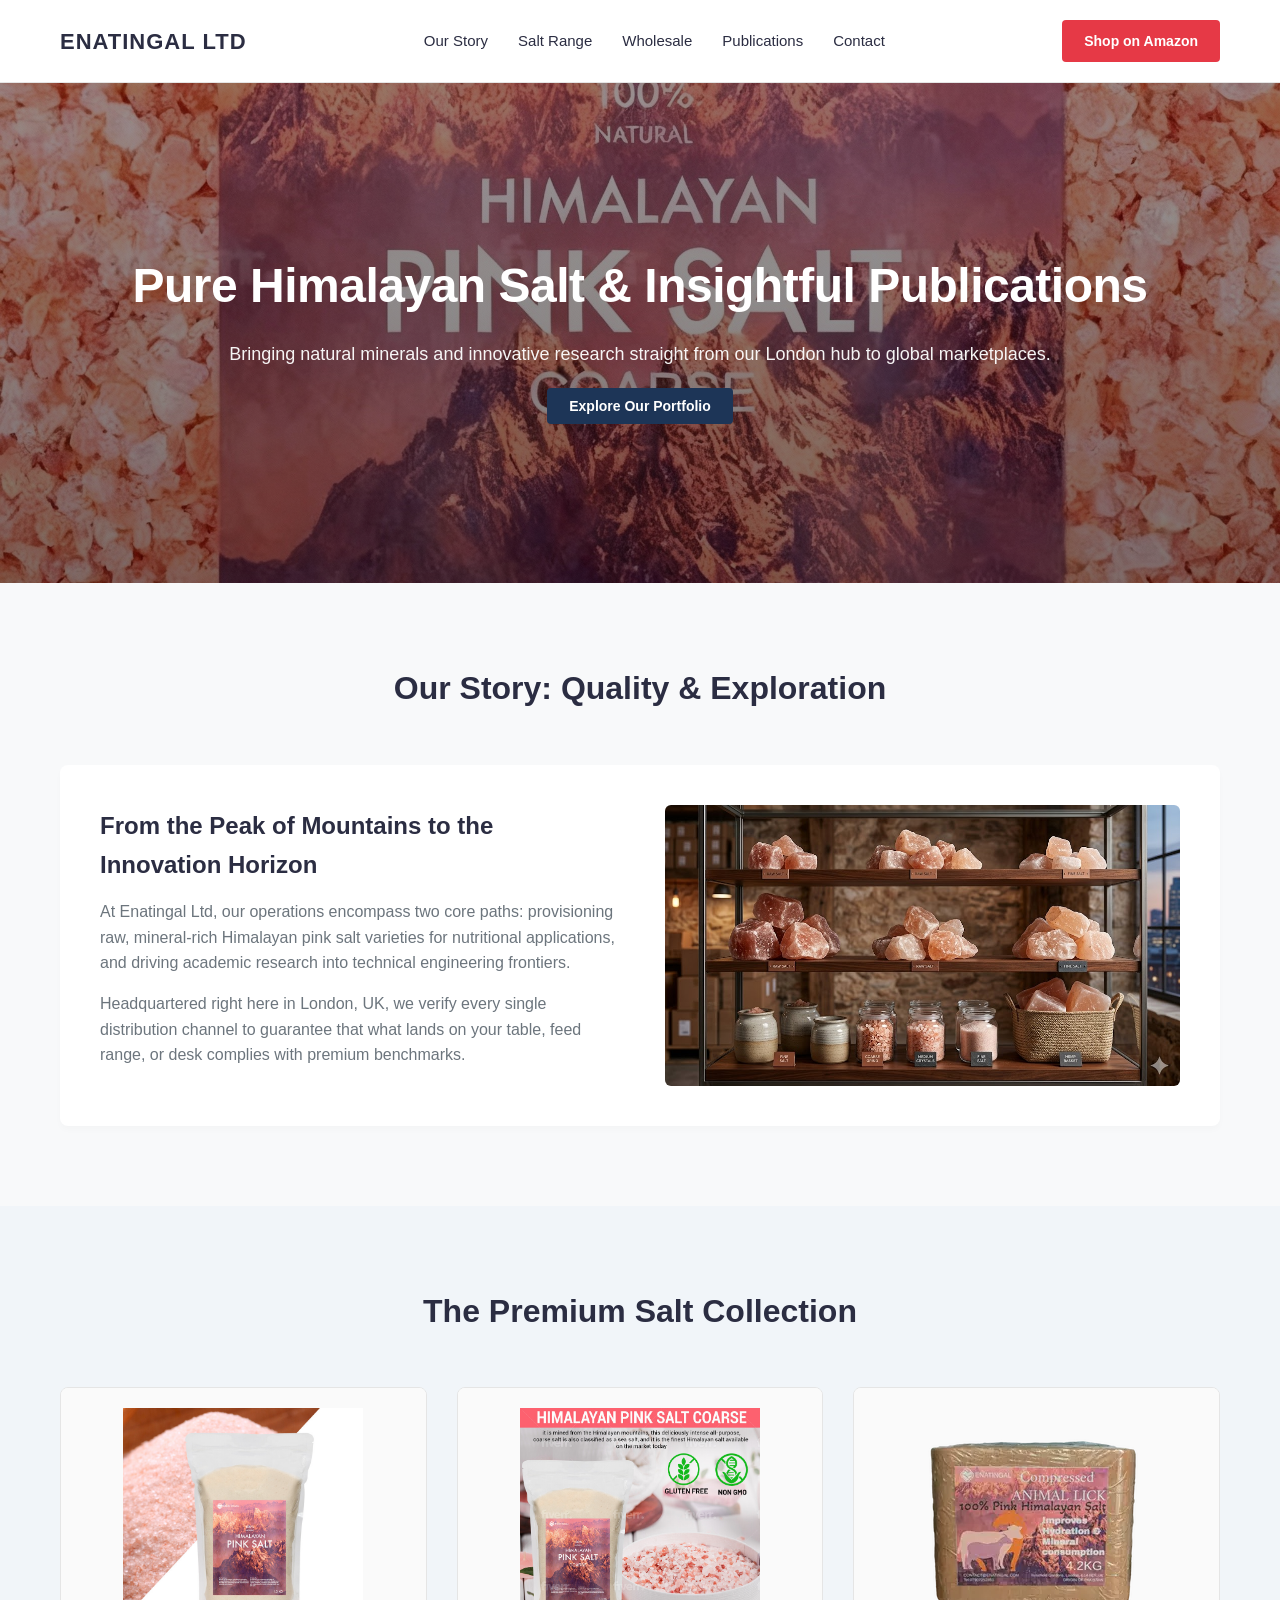
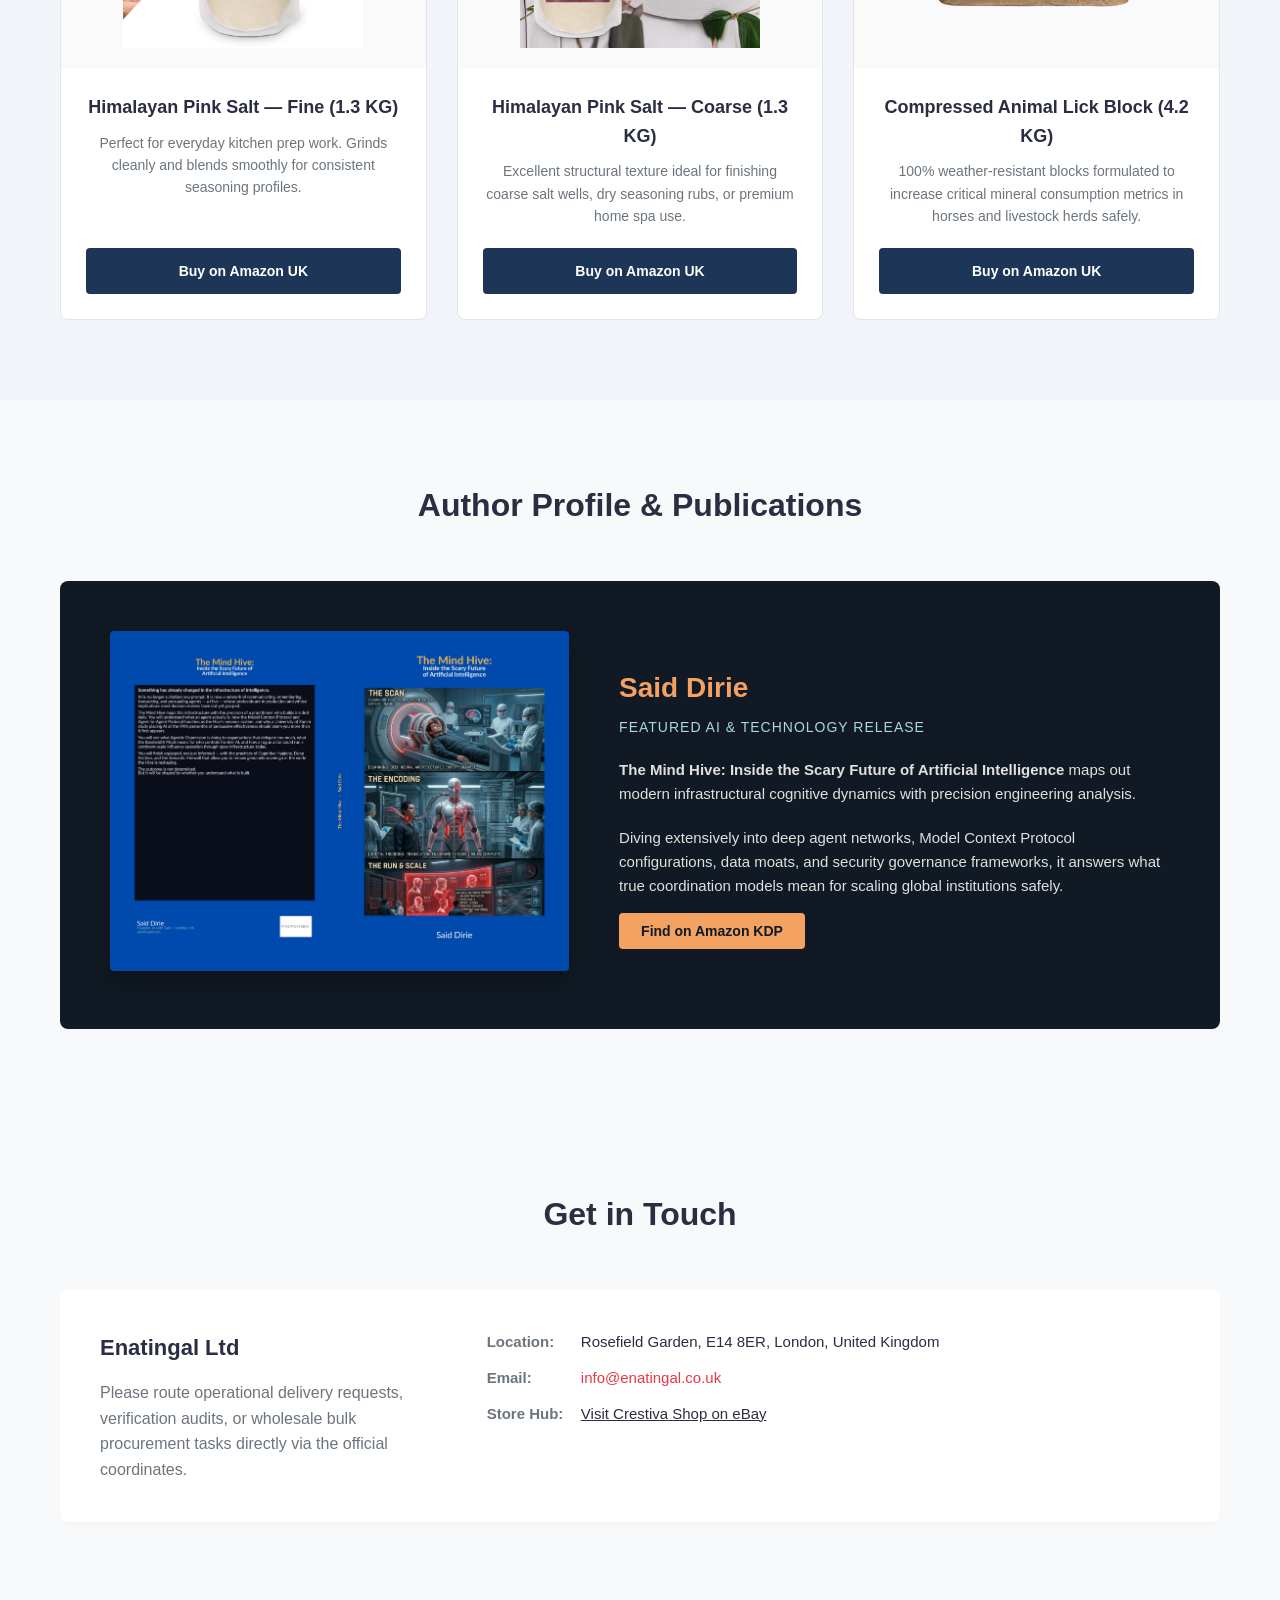
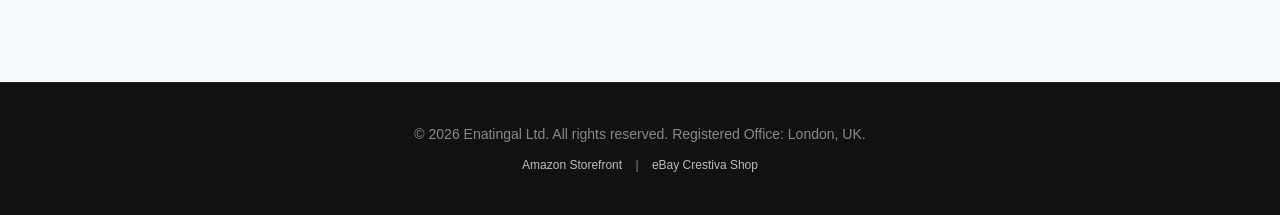
<file: index.html>
<!DOCTYPE html>
<html lang="en">
<head>
    <meta charset="UTF-8">
    <meta name="viewport" content="width=device-width, initial-scale=1.0">
    <title>Enatingal Ltd | Premium Goods Portfolio</title>
    <script async src="https://pagead2.googlesyndication.com/pagead/js/adsbygoogle.js?client=ca-pub-2641787592817799"
     crossorigin="anonymous"></script>
    <style>
        /* Modern Minimalist Reset & Variables */
        :root {
            --primary-coral: #E63946;
            --dark-charcoal: #1D3557;
            --light-bg: #F8F9FA;
            --pure-white: #FFFFFF;
            --text-dark: #2B2D42;
            --text-muted: #6C757D;
        }

        * {
            box-sizing: border-box;
            margin: 0;
            padding: 0;
            font-family: -apple-system, BlinkMacSystemFont, "Segoe UI", Roboto, Arial, sans-serif;
        }

        body {
            background-color: var(--light-bg);
            color: var(--text-dark);
            line-height: 1.6;
        }

        /* Navigation Header */
        header {
            background: var(--pure-white);
            border-bottom: 1px solid #E5E5E5;
            position: sticky;
            top: 0;
            z-index: 1000;
        }

        .nav-container {
            max-width: 1200px;
            margin: 0 auto;
            display: flex;
            justify-content: space-between;
            align-items: center;
            padding: 20px;
        }

        .logo a {
            font-weight: 700;
            font-size: 22px;
            color: var(--text-dark);
            text-decoration: none;
            text-transform: uppercase;
            letter-spacing: 1px;
        }

        nav ul {
            display: flex;
            list-style: none;
            gap: 30px;
        }

        nav ul li a {
            text-decoration: none;
            color: var(--text-dark);
            font-weight: 500;
            font-size: 15px;
            transition: color 0.2s ease;
        }

        nav ul li a:hover {
            color: var(--primary-coral);
        }

        .cta-btn {
            background-color: var(--primary-coral);
            color: var(--pure-white);
            padding: 10px 22px;
            border-radius: 4px;
            text-decoration: none;
            font-weight: 600;
            font-size: 14px;
            transition: background 0.2s ease;
        }

        .cta-btn:hover {
            background-color: #D62837;
        }

        /* Hero Section */
        .hero {
            background: linear-gradient(rgba(0,0,0,0.4), rgba(0,0,0,0.5)), url('assets/images/coarse-salt-label.jpg') no-repeat center center/cover;
            height: 500px;
            display: flex;
            align-items: center;
            justify-content: center;
            text-align: center;
            color: var(--pure-white);
            padding: 20px;
        }

        .hero-content max-width {
            max-width: 800px;
        }

        .hero h1 {
            font-size: 48px;
            font-weight: 700;
            margin-bottom: 15px;
            letter-spacing: -0.5px;
        }

        .hero p {
            font-size: 18px;
            margin-bottom: 25px;
            opacity: 0.95;
        }

        /* Global Sections Layout */
        section {
            padding: 80px 20px;
            max-width: 1200px;
            margin: 0 auto;
        }

        .section-title {
            text-align: center;
            font-size: 32px;
            font-weight: 700;
            margin-bottom: 50px;
            position: relative;
        }

        /* About & Story Layout split split */
        .story-block {
            display: grid;
            grid-template-columns: 1fr 1fr;
            gap: 50px;
            align-items: center;
            background: var(--pure-white);
            padding: 40px;
            border-radius: 8px;
            box-shadow: 0 4px 6px rgba(0,0,0,0.02);
        }

        .story-text h3 {
            font-size: 24px;
            margin-bottom: 15px;
        }

        .story-text p {
            color: var(--text-muted);
            margin-bottom: 15px;
        }

        .story-img img {
            width: 100%;
            border-radius: 6px;
            display: block;
        }

        /* Product Showcase Layout */
        .product-grid {
            display: grid;
            grid-template-columns: repeat(auto-fit, minmax(320px, 1fr));
            gap: 30px;
        }

        .product-card {
            background: var(--pure-white);
            border: 1px solid #E5E5E5;
            border-radius: 8px;
            overflow: hidden;
            display: flex;
            flex-direction: column;
            justify-content: space-between;
            transition: transform 0.2s ease, box-shadow 0.2s ease;
        }

        .product-card:hover {
            transform: translateY(-5px);
            box-shadow: 0 10px 20px rgba(0,0,0,0.05);
        }

        .product-img-wrapper {
            background: #FAFAFA;
            padding: 20px;
            text-align: center;
            height: 280px;
            display: flex;
            align-items: center;
            justify-content: center;
        }

        .product-img-wrapper img {
            max-height: 100%;
            max-width: 100%;
            object-fit: contain;
        }

        .product-info {
            padding: 25px;
            text-align: center;
            flex-grow: 1;
            display: flex;
            flex-direction: column;
            justify-content: space-between;
        }

        .product-title {
            font-size: 18px;
            font-weight: 600;
            margin-bottom: 10px;
        }

        .product-desc {
            font-size: 14px;
            color: var(--text-muted);
            margin-bottom: 20px;
        }

        .marketplace-btn {
            display: inline-block;
            background: var(--dark-charcoal);
            color: var(--pure-white);
            padding: 12px 20px;
            border-radius: 4px;
            text-decoration: none;
            font-weight: 600;
            font-size: 14px;
            transition: opacity 0.2s ease;
        }

        .marketplace-btn:hover {
            opacity: 0.9;
        }

        /* Author and KDP Profile Section Layout */
        .author-section {
            background: #111A24;
            color: var(--pure-white);
            border-radius: 8px;
            padding: 50px;
            margin-top: 40px;
        }

        .author-grid {
            display: grid;
            grid-template-columns: 1fr 1.2fr;
            gap: 50px;
            align-items: center;
        }

        .author-grid img {
            width: 100%;
            border-radius: 4px;
            box-shadow: 0 12px 24px rgba(0,0,0,0.3);
        }

        .author-text h3 {
            font-size: 28px;
            margin-bottom: 5px;
            color: #F4A261;
        }

        .author-subtitle {
            font-size: 14px;
            color: #A8DADC;
            text-transform: uppercase;
            letter-spacing: 1px;
            margin-bottom: 20px;
        }

        .author-text p {
            color: #E0E1DD;
            font-size: 15px;
            margin-bottom: 20px;
        }

        /* Contact Details Grid Layout */
        .contact-grid {
            display: grid;
            grid-template-columns: 1fr 2fr;
            gap: 40px;
            background: var(--pure-white);
            padding: 40px;
            border-radius: 8px;
            box-shadow: 0 4px 6px rgba(0,0,0,0.02);
        }

        .contact-info h3 {
            font-size: 22px;
            margin-bottom: 15px;
        }

        .contact-details-list {
            list-style: none;
        }

        .contact-details-list li {
            margin-bottom: 12px;
            font-size: 15px;
        }

        .contact-details-list strong {
            display: inline-block;
            width: 90px;
            color: var(--text-muted);
        }

        /* Footer Copyright Block Layout */
        footer {
            background: #111111;
            color: #888888;
            padding: 40px 20px;
            text-align: center;
            font-size: 14px;
            border-top: 1px solid #222222;
            margin-top: 80px;
        }

        footer a {
            color: #BBBBBB;
            text-decoration: none;
            margin: 0 10px;
        }

        footer a:hover {
            color: var(--pure-white);
        }

        @media (max-width: 768px) {
            .story-block, .author-grid, .contact-grid {
                grid-template-columns: 1fr;
            }
            .nav-container {
                flex-direction: column;
                gap: 15px;
            }
            .hero h1 {
                font-size: 32px;
            }
        }
    </style>
</head>
<body>

    <header>
        <div class="nav-container">
            <div class="logo">
                <a href="#">Enatingal Ltd</a>
            </div>
            <nav>
                <ul>
                    <li><a href="#story">Our Story</a></li>
                    <li><a href="#products">Salt Range</a></li>
                    <li><a href="/wholesale.html">Wholesale</a></li>
                    <li><a href="#books">Publications</a></li>
                    <li><a href="#contact">Contact</a></li>
                </ul>
            </nav>
            <a href="https://www.amazon.co.uk/Himalayan-Pink-Salt-Fine-Essential/dp/B0F9LJPX19" target="_blank" class="cta-btn">Shop on Amazon</a>
        </div>
    </header>

    <main>
        <div class="hero">
            <div class="hero-content">
                <h1>Pure Himalayan Salt & Insightful Publications</h1>
                <p>Bringing natural minerals and innovative research straight from our London hub to global marketplaces.</p>
                <a href="#products" class="cta-btn" style="background: var(--dark-charcoal);">Explore Our Portfolio</a>
            </div>
        </div>

        <section id="story">
            <h2 class="section-title">Our Story: Quality & Exploration</h2>
            <div class="story-block">
                <div class="story-text">
                    <h3>From the Peak of Mountains to the Innovation Horizon</h3>
                    <p>At Enatingal Ltd, our operations encompass two core paths: provisioning raw, mineral-rich Himalayan pink salt varieties for nutritional applications, and driving academic research into technical engineering frontiers.</p>
                    <p>Headquartered right here in London, UK, we verify every single distribution channel to guarantee that what lands on your table, feed range, or desk complies with premium benchmarks.</p>
                </div>
                <div class="story-img">
                    <img src="assets/images/showcase.jpg" alt="Natural Himalayan Salt Crystals Distribution Showcase">
                </div>
            </div>
        </section>

        <section id="products" style="background-color: #F1F5F9; max-width: 100%;">
            <div style="max-width: 1200px; margin: 0 auto; padding: 0 20px;">
                <h2 class="section-title">The Premium Salt Collection</h2>
                <div class="product-grid">
                    
                    <div class="product-card">
                        <div class="product-img-wrapper">
                            <img src="assets/images/fine-salt.jpg" alt="Himalayan Pink Salt Fine 1.3 KG Bag">
                        </div>
                        <div class="product-info">
                            <div>
                                <h3 class="product-title">Himalayan Pink Salt — Fine (1.3 KG)</h3>
                                <p class="product-desc">Perfect for everyday kitchen prep work. Grinds cleanly and blends smoothly for consistent seasoning profiles.</p>
                            </div>
                            <a href="https://www.amazon.co.uk/Himalayan-Pink-Salt-Fine-Essential/dp/B0F9LJPX19" target="_blank" class="marketplace-btn">Buy on Amazon UK</a>
                        </div>
                    </div>

                    <div class="product-card">
                        <div class="product-img-wrapper">
                            <img src="assets/images/coarse-salt.jpg" alt="Himalayan Pink Salt Coarse 1.3 KG Bag">
                        </div>
                        <div class="product-info">
                            <div>
                                <h3 class="product-title">Himalayan Pink Salt — Coarse (1.3 KG)</h3>
                                <p class="product-desc">Excellent structural texture ideal for finishing coarse salt wells, dry seasoning rubs, or premium home spa use.</p>
                            </div>
                            <a href="https://www.amazon.co.uk/Himalayan-Pink-Salt-Fine-Essential/dp/B0F9LJPX19" target="_blank" class="marketplace-btn">Buy on Amazon UK</a>
                        </div>
                    </div>

                    <div class="product-card">
                        <div class="product-img-wrapper">
                            <img src="assets/images/animal-lick.png" alt="Compressed 100% Pink Himalayan Animal Lick Block 4.2 KG">
                        </div>
                        <div class="product-info">
                            <div>
                                <h3 class="product-title">Compressed Animal Lick Block (4.2 KG)</h3>
                                <p class="product-desc">100% weather-resistant blocks formulated to increase critical mineral consumption metrics in horses and livestock herds safely.</p>
                            </div>
                            <a href="https://www.amazon.co.uk/Himalayan-Pink-Animals-Compressed-Block/dp/B0DF86JBQH" target="_blank" class="marketplace-btn">Buy on Amazon UK</a>
                        </div>
                    </div>

                </div>
            </div>
        </section>

        <section id="books">
            <h2 class="section-title">Author Profile & Publications</h2>
            <div class="author-section">
                <div class="author-grid">
                    <div class="author-cover-art">
                        <img src="assets/images/mind-hive-cover.jpg" alt="The Mind Hive Full KDP Book Cover Presentation">
                    </div>
                    <div class="author-text">
                        <h3>Said Dirie</h3>
                        <div class="author-subtitle">Featured AI & Technology Release</div>
                        <p><strong>The Mind Hive: Inside the Scary Future of Artificial Intelligence</strong> maps out modern infrastructural cognitive dynamics with precision engineering analysis.</p>
                        <p>Diving extensively into deep agent networks, Model Context Protocol configurations, data moats, and security governance frameworks, it answers what true coordination models mean for scaling global institutions safely.</p>
                        <a href="https://www.amazon.co.uk" target="_blank" class="cta-btn" style="background-color: #F4A261; color: #111A24;">Find on Amazon KDP</a>
                    </div>
                </div>
            </div>
        </section>

        <section id="contact">
            <h2 class="section-title">Get in Touch</h2>
            <div class="contact-grid">
                <div class="contact-info">
                    <h3>Enatingal Ltd</h3>
                    <p style="color: var(--text-muted);">Please route operational delivery requests, verification audits, or wholesale bulk procurement tasks directly via the official coordinates.</p>
                </div>
                <div>
                    <ul class="contact-details-list">
                        <li><strong>Location:</strong> Rosefield Garden, E14 8ER, London, United Kingdom</li>
                        <li><strong>Email:</strong> <a href="mailto:info@enatingal.co.uk" style="color: var(--primary-coral); text-decoration: none;">info@enatingal.co.uk</a></li>
                        <li><strong>Store Hub:</strong> <a href="https://www.ebay.co.uk/str/enatingalltd" target="_blank" style="color: var(--text-dark); text-decoration: underline;">Visit Crestiva Shop on eBay</a></li>
                    </ul>
                </div>
            </div>
        </section>
    </main>

    <footer>
        <p>&copy; 2026 Enatingal Ltd. All rights reserved. Registered Office: London, UK.</p>
        <p style="margin-top: 10px; font-size: 12px;">
            <a href="https://www.amazon.co.uk/str/enatingalltd" target="_blank">Amazon Storefront</a> | 
            <a href="https://www.ebay.co.uk/str/enatingalltd" target="_blank">eBay Crestiva Shop</a>
        </p>
    </footer>

</body>
</html>
</file>
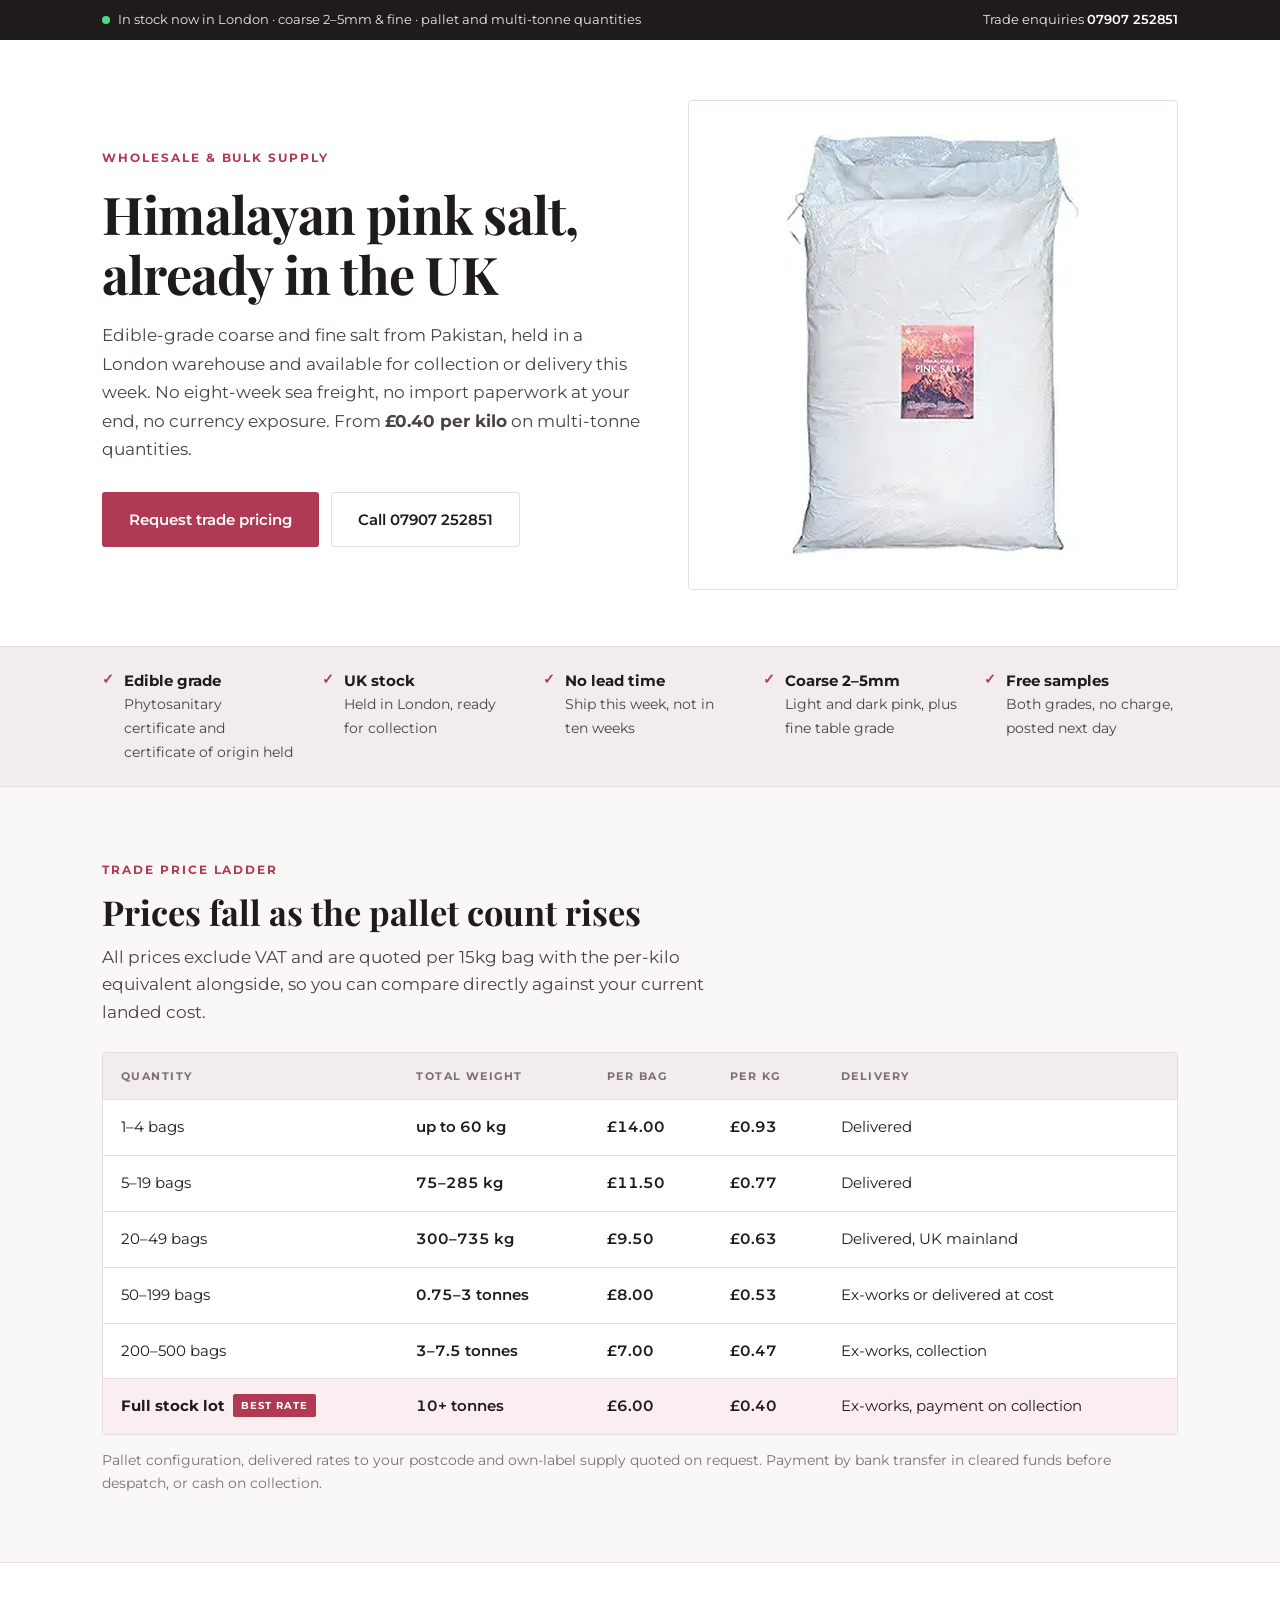
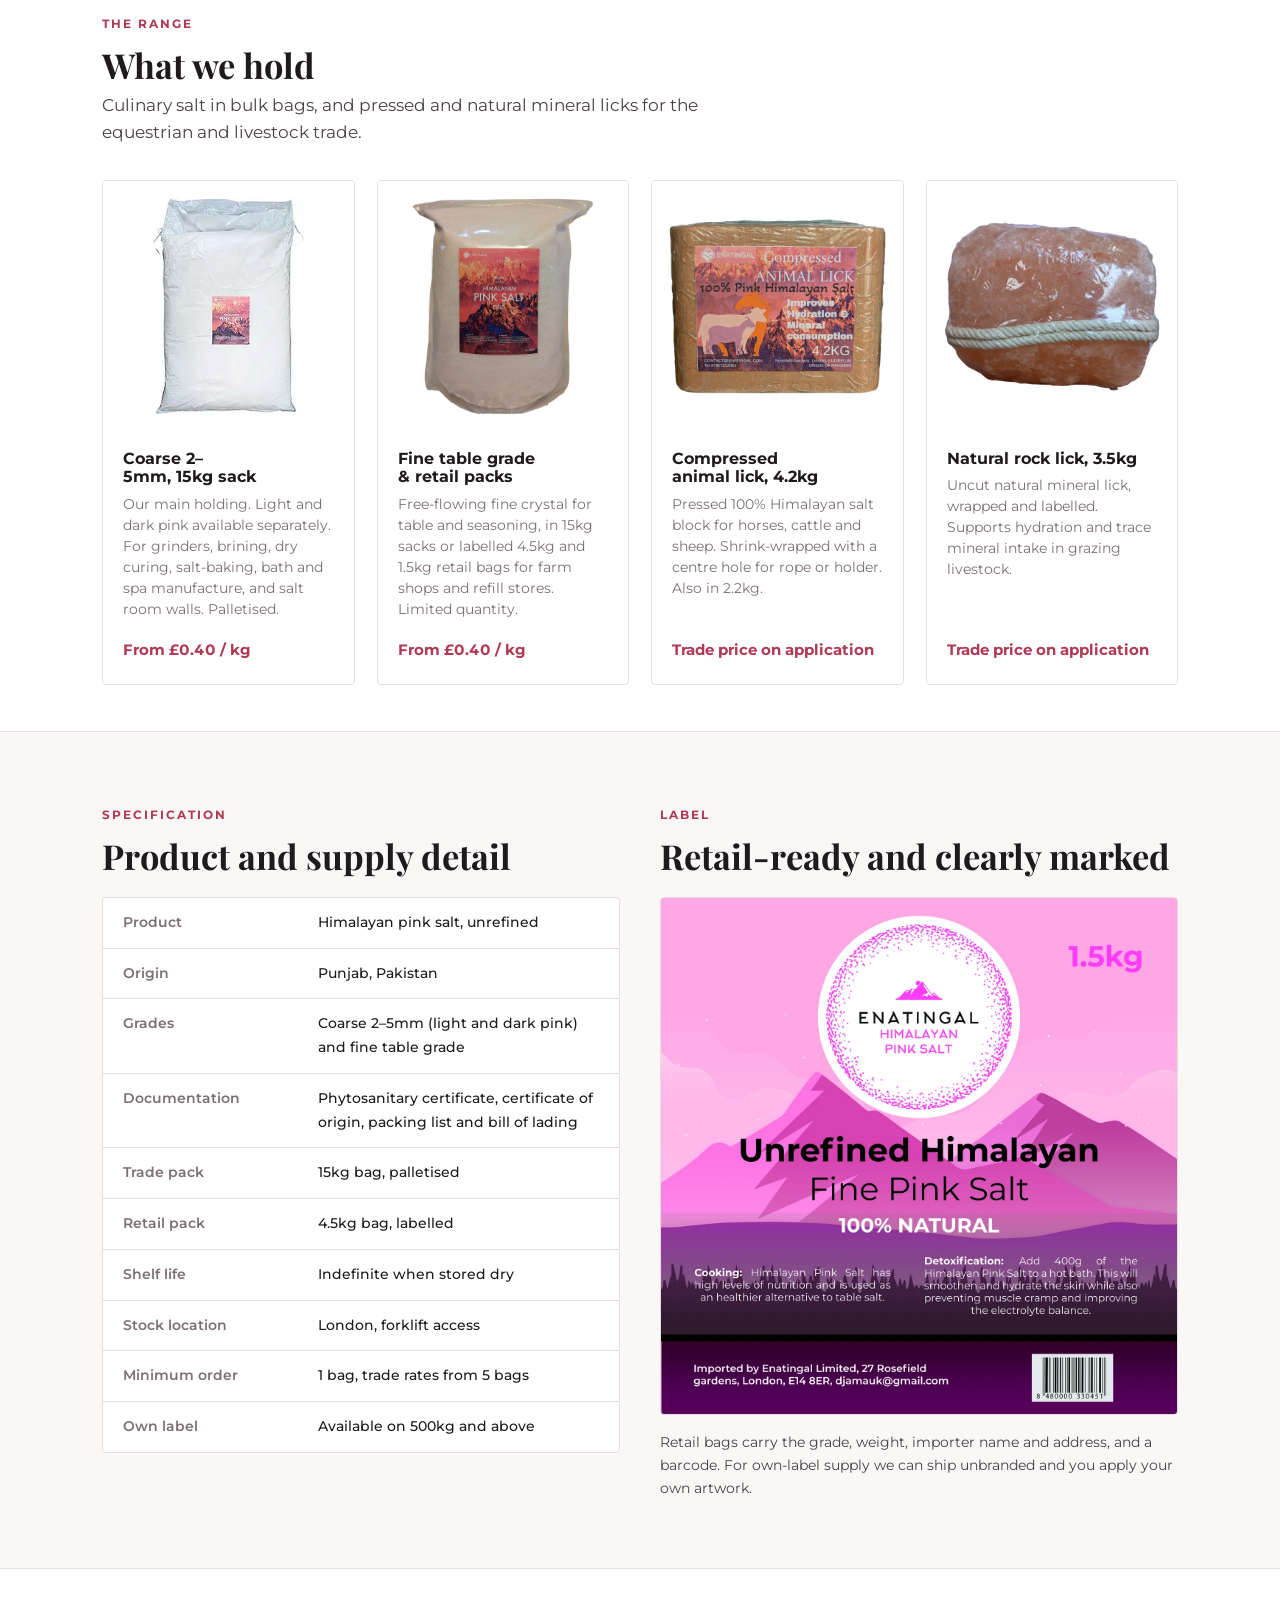
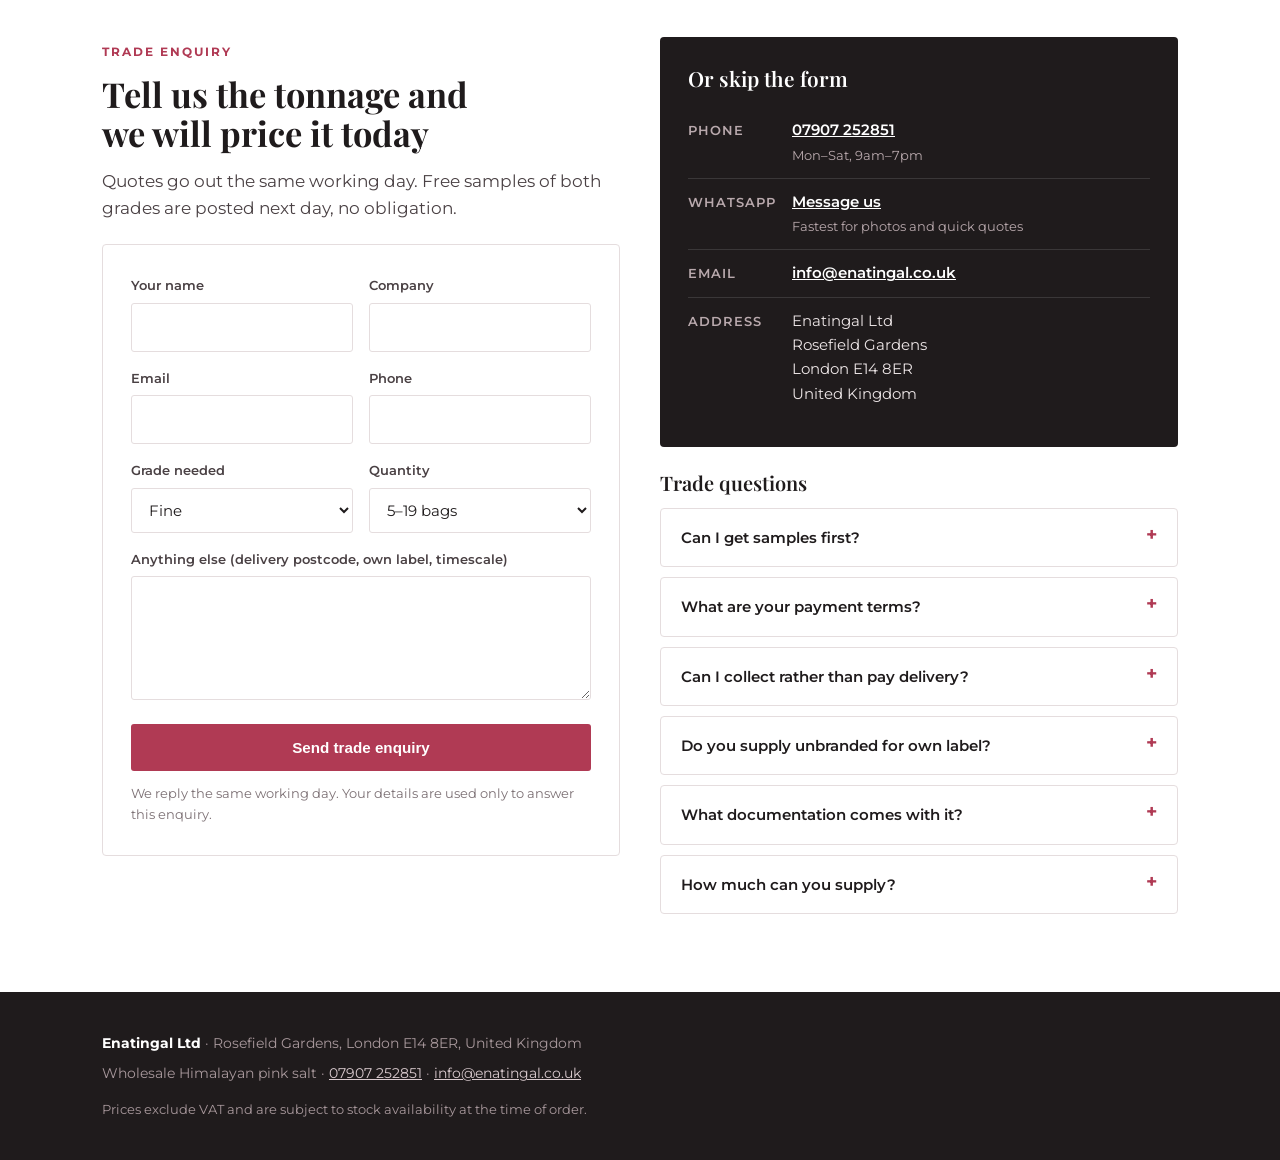
<file: wholesale.html>
<!DOCTYPE html>
<html lang="en">
<head>
<meta charset="utf-8">
<meta name="viewport" content="width=device-width,initial-scale=1">
<title>Wholesale Himalayan Pink Salt UK | Bulk Supplier, London Stock | Enatingal Ltd</title>
<meta name="description" content="Wholesale Himalayan pink salt held in stock in London. Fine and coarse, edible grade with full import documentation, from £0.40 per kg by the tonne. No import lead time. Pallet and multi-tonne quantities available now.">
<link rel="canonical" href="https://www.enatingal.co.uk/wholesale.html">

<meta property="og:type" content="website">
<meta property="og:title" content="Wholesale Himalayan Pink Salt — UK Stock, By the Pallet or the Tonne">
<meta property="og:description" content="Edible-grade Himalayan pink salt held in a London warehouse. Coarse 2–5mm and fine table grade, from £0.40/kg. Full import documentation. No lead time.">
<meta property="og:url" content="https://www.enatingal.co.uk/wholesale.html">
<meta property="og:image" content="https://www.enatingal.co.uk/assets/bag-15kg.jpg">

<link rel="preconnect" href="https://fonts.googleapis.com">
<link rel="preconnect" href="https://fonts.gstatic.com" crossorigin>
<link href="https://fonts.googleapis.com/css2?family=Montserrat:wght@400;500;600;700&family=Playfair+Display:wght@400;600;700&display=swap" rel="stylesheet">

<script type="application/ld+json">
{
  "@context":"https://schema.org",
  "@type":"Product",
  "name":"Himalayan Pink Salt — Wholesale, Fine and Coarse",
  "description":"Edible-grade Himalayan pink salt from Pakistan, held in stock in London. Coarse 2-5mm in light and dark pink plus fine table grade, bulk bags, pallet and multi-tonne quantities.",
  "brand":{"@type":"Brand","name":"Enatingal"},
  "countryOfOrigin":"PK",
  "offers":{
    "@type":"AggregateOffer",
    "priceCurrency":"GBP",
    "lowPrice":"6.00",
    "highPrice":"14.00",
    "offerCount":"6",
    "availability":"https://schema.org/InStock",
    "seller":{
      "@type":"Organization",
      "name":"Enatingal Ltd",
      "email":"info@enatingal.co.uk",
      "telephone":"+447907252851",
      "address":{"@type":"PostalAddress","streetAddress":"Rosefield Gardens","addressLocality":"London","postalCode":"E14 8ER","addressCountry":"GB"}
    }
  }
}
</script>

<style>
:root{
  --rose:#B03A54;
  --rose-dark:#8E2C42;
  --rose-soft:#FBEEF1;
  --stone-900:#1F1B1C;
  --stone-700:#4A4144;
  --stone-500:#7C7074;
  --stone-200:#E5DDDE;
  --stone-100:#F2ECEC;
  --paper:#FFFFFF;
  --ground:#FAF7F7;
  --gold:#8A6A2F;
}
*{box-sizing:border-box}
html{scroll-behavior:smooth}
body{
  margin:0;background:var(--ground);color:var(--stone-900);
  font-family:Montserrat,-apple-system,"Segoe UI",Arial,sans-serif;
  font-size:16.5px;line-height:1.65;-webkit-font-smoothing:antialiased;
}
h1,h2,h3{font-family:"Playfair Display",Georgia,serif;font-weight:700;margin:0;text-wrap:balance;line-height:1.15}
h1{font-size:clamp(2rem,4.6vw,3.25rem);letter-spacing:-.015em}
h2{font-size:clamp(1.5rem,3vw,2.15rem)}
h3{font-size:1.15rem;font-weight:600}
p{margin:0}
a{color:var(--rose)}
.wrap{max-width:1120px;margin:0 auto;padding:0 22px}
.eyebrow{font-size:.72rem;font-weight:700;letter-spacing:.17em;text-transform:uppercase;color:var(--rose)}
.mono{font-variant-numeric:tabular-nums}
section{padding:68px 0}
section.tight{padding:46px 0}

/* ---- top bar ---- */
.topbar{background:var(--stone-900);color:#EDE6E7;font-size:.82rem;padding:9px 0}
.topbar .wrap{display:flex;flex-wrap:wrap;gap:8px 26px;align-items:center;justify-content:space-between}
.topbar a{color:#fff;text-decoration:none;font-weight:600}
.topbar .stock{display:flex;align-items:center;gap:8px}
.dot{width:8px;height:8px;border-radius:50%;background:#4ADE80;flex:none}

/* ---- hero ---- */
.hero{background:var(--paper);border-bottom:1px solid var(--stone-200);padding:60px 0 56px}
.hero-grid{display:grid;gap:44px;align-items:center}
@media(min-width:900px){.hero-grid{grid-template-columns:1.05fr .95fr}}
.hero h1{margin:14px 0 18px}
.hero .lede{font-size:1.08rem;color:var(--stone-700);max-width:52ch}
.cta-row{display:flex;flex-wrap:wrap;gap:12px;margin-top:28px}
.btn{
  display:inline-flex;align-items:center;gap:9px;
  padding:14px 26px;border-radius:3px;font-weight:600;font-size:.95rem;
  text-decoration:none;border:1.5px solid transparent;cursor:pointer;transition:.18s;
}
.btn-primary{background:var(--rose);color:#fff}
.btn-primary:hover{background:var(--rose-dark)}
.btn-ghost{background:transparent;color:var(--stone-900);border-color:var(--stone-200)}
.btn-ghost:hover{border-color:var(--rose);color:var(--rose)}
.hero-img{border-radius:4px;overflow:hidden;border:1px solid var(--stone-200);background:#fff}
.hero-img img{display:block;width:100%;height:auto}

/* ---- trust strip ---- */
.trust{background:var(--stone-100);border-bottom:1px solid var(--stone-200);padding:22px 0}
.trust ul{list-style:none;margin:0;padding:0;display:grid;gap:14px 26px;grid-template-columns:repeat(auto-fit,minmax(190px,1fr))}
.trust li{display:flex;gap:10px;align-items:flex-start;font-size:.9rem;color:var(--stone-700)}
.tick{color:var(--rose);font-weight:700;flex:none;line-height:1.5}
.trust strong{color:var(--stone-900);display:block;font-size:.92rem}

/* ---- pricing ---- */
.tablewrap{overflow-x:auto;border:1px solid var(--stone-200);border-radius:4px;background:#fff}
table{border-collapse:collapse;width:100%;font-size:.94rem;min-width:620px}
th{
  background:var(--stone-100);text-align:left;padding:14px 18px;
  font-size:.7rem;letter-spacing:.13em;text-transform:uppercase;font-weight:700;color:var(--stone-500);
  border-bottom:1px solid var(--stone-200);white-space:nowrap;
}
td{padding:15px 18px;border-bottom:1px solid var(--stone-200);vertical-align:middle}
tr:last-child td{border-bottom:none}
td.num{font-variant-numeric:tabular-nums;white-space:nowrap;font-weight:600}
tr.best td{background:var(--rose-soft)}
tr.best td:first-child{font-weight:700}
.badge{
  display:inline-block;background:var(--rose);color:#fff;font-size:.62rem;
  letter-spacing:.1em;text-transform:uppercase;font-weight:700;padding:3px 8px;border-radius:2px;margin-left:8px;vertical-align:2px;
}

/* ---- products ---- */
.pgrid{display:grid;gap:22px;grid-template-columns:repeat(auto-fit,minmax(240px,1fr));margin-top:34px}
.pcard{background:#fff;border:1px solid var(--stone-200);border-radius:4px;overflow:hidden;display:flex;flex-direction:column}
.pcard img{display:block;width:100%;height:auto;aspect-ratio:1;object-fit:cover;background:#fff}
.pcard .body{padding:18px 20px 22px;flex:1;display:flex;flex-direction:column;gap:7px}
.pcard h3{font-family:Montserrat,sans-serif;font-size:1rem;font-weight:700}
.pcard .spec{font-size:.85rem;color:var(--stone-500);line-height:1.55}
.pcard .price{margin-top:auto;padding-top:10px;font-weight:700;color:var(--rose);font-size:.95rem;font-variant-numeric:tabular-nums}

/* ---- spec ---- */
.spec-grid{display:grid;gap:0;border:1px solid var(--stone-200);border-radius:4px;background:#fff;overflow:hidden}
@media(min-width:700px){.spec-grid{grid-template-columns:1fr 1fr}}
.spec-row{display:grid;grid-template-columns:38% 1fr;gap:14px;padding:13px 20px;border-bottom:1px solid var(--stone-200);font-size:.9rem}
.spec-row dt{color:var(--stone-500);font-weight:600;margin:0}
.spec-row dd{margin:0;font-weight:500}

/* ---- split ---- */
.split{display:grid;gap:40px;align-items:start}
@media(min-width:900px){.split{grid-template-columns:1fr 1fr}}

/* ---- form ---- */
.formcard{background:#fff;border:1px solid var(--stone-200);border-radius:4px;padding:30px 28px}
.field{margin-bottom:16px}
label{display:block;font-size:.82rem;font-weight:600;margin-bottom:6px;color:var(--stone-700)}
input,select,textarea{
  width:100%;padding:11px 13px;font:inherit;font-size:.94rem;
  border:1px solid var(--stone-200);border-radius:3px;background:#fff;color:var(--stone-900);
}
input:focus,select:focus,textarea:focus{outline:2px solid var(--rose);outline-offset:-1px;border-color:var(--rose)}
.two-up{display:grid;gap:16px}
@media(min-width:520px){.two-up{grid-template-columns:1fr 1fr}}
.hp{position:absolute;left:-9999px;width:1px;height:1px;overflow:hidden}
.form-note{font-size:.8rem;color:var(--stone-500);margin-top:12px}

.contactcard{background:var(--stone-900);color:#EDE6E7;border-radius:4px;padding:30px 28px}
.contactcard h3{color:#fff;font-family:"Playfair Display",serif;font-size:1.3rem;margin-bottom:16px}
.contactcard a{color:#fff;font-weight:600}
.contactline{display:flex;gap:12px;padding:11px 0;border-bottom:1px solid rgba(255,255,255,.12);font-size:.92rem}
.contactline:last-child{border-bottom:none}
.contactline .k{color:#B9A9AD;min-width:92px;font-size:.8rem;text-transform:uppercase;letter-spacing:.08em;font-weight:600;padding-top:2px}

/* ---- faq ---- */
details{background:#fff;border:1px solid var(--stone-200);border-radius:4px;margin-bottom:10px}
summary{padding:16px 20px;cursor:pointer;font-weight:600;font-size:.96rem;list-style:none;display:flex;justify-content:space-between;gap:16px}
summary::-webkit-details-marker{display:none}
summary::after{content:"+";color:var(--rose);font-weight:700;font-size:1.2rem;line-height:1}
details[open] summary::after{content:"–"}
details .ans{padding:0 20px 18px;font-size:.92rem;color:var(--stone-700)}

footer{background:var(--stone-900);color:#A8989C;padding:40px 0;font-size:.85rem}
footer strong{color:#fff}
footer a{color:#D9CACE}
@media (prefers-reduced-motion:reduce){html{scroll-behavior:auto}*{transition:none!important}}
</style>
</head>
<body>

<div class="topbar">
  <div class="wrap">
    <span class="stock"><span class="dot"></span> In stock now in London &middot; coarse 2–5mm &amp; fine &middot; pallet and multi-tonne quantities</span>
    <span>Trade enquiries <a href="tel:+447907252851">07907 252851</a></span>
  </div>
</div>

<header class="hero">
  <div class="wrap hero-grid">
    <div>
      <span class="eyebrow">Wholesale &amp; bulk supply</span>
      <h1>Himalayan pink salt, already in the UK</h1>
      <p class="lede">Edible-grade coarse and fine salt from Pakistan, held in a London warehouse and available for collection or delivery this week. No eight-week sea freight, no import paperwork at your end, no currency exposure. From <strong>£0.40 per kilo</strong> on multi-tonne quantities.</p>
      <div class="cta-row">
        <a class="btn btn-primary" href="#enquiry">Request trade pricing</a>
        <a class="btn btn-ghost" href="tel:+447907252851">Call 07907 252851</a>
      </div>
    </div>
    <div class="hero-img">
      <picture>
        <source srcset="assets/bag-15kg.webp" type="image/webp">
        <img src="assets/bag-15kg.jpg" width="900" height="900" alt="Enatingal Himalayan pink salt 15kg woven trade sack, fine grade, product of Pakistan">
      </picture>
    </div>
  </div>
</header>

<div class="trust">
  <div class="wrap">
    <ul>
      <li><span class="tick">✓</span><span><strong>Edible grade</strong>Phytosanitary certificate and certificate of origin held</span></li>
      <li><span class="tick">✓</span><span><strong>UK stock</strong>Held in London, ready for collection</span></li>
      <li><span class="tick">✓</span><span><strong>No lead time</strong>Ship this week, not in ten weeks</span></li>
      <li><span class="tick">✓</span><span><strong>Coarse 2–5mm</strong>Light and dark pink, plus fine table grade</span></li>
      <li><span class="tick">✓</span><span><strong>Free samples</strong>Both grades, no charge, posted next day</span></li>
    </ul>
  </div>
</div>

<section id="pricing">
  <div class="wrap">
    <span class="eyebrow">Trade price ladder</span>
    <h2 style="margin:10px 0 12px">Prices fall as the pallet count rises</h2>
    <p style="color:var(--stone-700);max-width:60ch;margin-bottom:26px">All prices exclude VAT and are quoted per 15kg bag with the per-kilo equivalent alongside, so you can compare directly against your current landed cost.</p>

    <div class="tablewrap">
      <table>
        <thead>
          <tr><th>Quantity</th><th>Total weight</th><th>Per bag</th><th>Per kg</th><th>Delivery</th></tr>
        </thead>
        <tbody>
          <tr><td>1–4 bags</td><td class="num">up to 60 kg</td><td class="num">£14.00</td><td class="num">£0.93</td><td>Delivered</td></tr>
          <tr><td>5–19 bags</td><td class="num">75–285 kg</td><td class="num">£11.50</td><td class="num">£0.77</td><td>Delivered</td></tr>
          <tr><td>20–49 bags</td><td class="num">300–735 kg</td><td class="num">£9.50</td><td class="num">£0.63</td><td>Delivered, UK mainland</td></tr>
          <tr><td>50–199 bags</td><td class="num">0.75–3 tonnes</td><td class="num">£8.00</td><td class="num">£0.53</td><td>Ex-works or delivered at cost</td></tr>
          <tr><td>200–500 bags</td><td class="num">3–7.5 tonnes</td><td class="num">£7.00</td><td class="num">£0.47</td><td>Ex-works, collection</td></tr>
          <tr class="best"><td>Full stock lot<span class="badge">Best rate</span></td><td class="num">10+ tonnes</td><td class="num">£6.00</td><td class="num">£0.40</td><td>Ex-works, payment on collection</td></tr>
        </tbody>
      </table>
    </div>
    <p style="font-size:.85rem;color:var(--stone-500);margin-top:14px">Pallet configuration, delivered rates to your postcode and own-label supply quoted on request. Payment by bank transfer in cleared funds before despatch, or cash on collection.</p>
  </div>
</section>

<section class="tight" style="background:var(--paper);border-top:1px solid var(--stone-200);border-bottom:1px solid var(--stone-200)">
  <div class="wrap">
    <span class="eyebrow">The range</span>
    <h2 style="margin:10px 0 6px">What we hold</h2>
    <p style="color:var(--stone-700);max-width:60ch">Culinary salt in bulk bags, and pressed and natural mineral licks for the equestrian and livestock trade.</p>

    <div class="pgrid">
      <article class="pcard">
        <picture><source srcset="assets/bag-15kg.webp" type="image/webp"><img src="assets/bag-15kg.jpg" alt="Himalayan pink salt fine grade in a 15kg woven trade sack" loading="lazy" width="1400" height="1400"></picture>
        <div class="body">
          <h3>Coarse 2–5mm, 15kg sack</h3>
          <p class="spec">Our main holding. Light and dark pink available separately. For grinders, brining, dry curing, salt-baking, bath and spa manufacture, and salt room walls. Palletised.</p>
          <p class="price">From £0.40 / kg</p>
        </div>
      </article>

      <article class="pcard">
        <picture><source srcset="assets/bag-45-front.webp" type="image/webp"><img src="assets/bag-45-front.jpg" alt="Enatingal Himalayan pink salt 4.5kg labelled retail bag" loading="lazy" width="1400" height="1400"></picture>
        <div class="body">
          <h3>Fine table grade &amp; retail packs</h3>
          <p class="spec">Free-flowing fine crystal for table and seasoning, in 15kg sacks or labelled 4.5kg and 1.5kg retail bags for farm shops and refill stores. Limited quantity.</p>
          <p class="price">From £0.40 / kg</p>
        </div>
      </article>

      <article class="pcard">
        <picture><source srcset="assets/lick-42-front.webp" type="image/webp"><img src="assets/lick-42-front.jpg" alt="Enatingal 4.2kg compressed Himalayan pink salt animal lick block" loading="lazy" width="1400" height="1400"></picture>
        <div class="body">
          <h3>Compressed animal lick, 4.2kg</h3>
          <p class="spec">Pressed 100% Himalayan salt block for horses, cattle and sheep. Shrink-wrapped with a centre hole for rope or holder. Also in 2.2kg.</p>
          <p class="price">Trade price on application</p>
        </div>
      </article>

      <article class="pcard">
        <picture><source srcset="assets/lick-rock-alt.webp" type="image/webp"><img src="assets/lick-rock-alt.jpg" alt="Natural rock Himalayan salt animal lick, 3.5kg" loading="lazy" width="1400" height="1400"></picture>
        <div class="body">
          <h3>Natural rock lick, 3.5kg</h3>
          <p class="spec">Uncut natural mineral lick, wrapped and labelled. Supports hydration and trace mineral intake in grazing livestock.</p>
          <p class="price">Trade price on application</p>
        </div>
      </article>
    </div>
  </div>
</section>

<section>
  <div class="wrap split">
    <div>
      <span class="eyebrow">Specification</span>
      <h2 style="margin:10px 0 20px">Product and supply detail</h2>
      <div class="spec-grid" style="grid-template-columns:1fr">
        <div class="spec-row"><dt>Product</dt><dd>Himalayan pink salt, unrefined</dd></div>
        <div class="spec-row"><dt>Origin</dt><dd>Punjab, Pakistan</dd></div>
        <div class="spec-row"><dt>Grades</dt><dd>Coarse 2–5mm (light and dark pink) and fine table grade</dd></div>
        <div class="spec-row"><dt>Documentation</dt><dd>Phytosanitary certificate, certificate of origin, packing list and bill of lading</dd></div>
        <div class="spec-row"><dt>Trade pack</dt><dd>15kg bag, palletised</dd></div>
        <div class="spec-row"><dt>Retail pack</dt><dd>4.5kg bag, labelled</dd></div>
        <div class="spec-row"><dt>Shelf life</dt><dd>Indefinite when stored dry</dd></div>
        <div class="spec-row"><dt>Stock location</dt><dd>London, forklift access</dd></div>
        <div class="spec-row"><dt>Minimum order</dt><dd>1 bag, trade rates from 5 bags</dd></div>
        <div class="spec-row" style="border-bottom:none"><dt>Own label</dt><dd>Available on 500kg and above</dd></div>
      </div>
    </div>
    <div>
      <span class="eyebrow">Label</span>
      <h2 style="margin:10px 0 20px">Retail-ready and clearly marked</h2>
      <div class="hero-img">
        <picture><source srcset="assets/label-artwork.webp" type="image/webp"><img src="assets/label-artwork.jpg" alt="Enatingal Himalayan pink salt retail label showing grade, weight, importer name and address and barcode" loading="lazy"></picture>
      </div>
      <p style="font-size:.88rem;color:var(--stone-700);margin-top:16px">Retail bags carry the grade, weight, importer name and address, and a barcode. For own-label supply we can ship unbranded and you apply your own artwork.</p>
    </div>
  </div>
</section>

<section id="enquiry" style="background:var(--paper);border-top:1px solid var(--stone-200)">
  <div class="wrap split">
    <div>
      <span class="eyebrow">Trade enquiry</span>
      <h2 style="margin:10px 0 14px">Tell us the tonnage and we will price it today</h2>
      <p style="color:var(--stone-700);max-width:48ch;margin-bottom:22px">Quotes go out the same working day. Free samples of both grades are posted next day, no obligation.</p>

      <div class="formcard">
        <!-- ============================================================
             SET THE ACTION BEFORE GOING LIVE.
             Free options that need no server:
               Formspree  → https://formspree.io/f/YOUR_FORM_ID
               Web3Forms  → https://api.web3forms.com/submit  (+ hidden access_key)
             Until this is set, the form falls back to opening the visitor's
             email client so no enquiry is ever silently lost.
             ============================================================ -->
        <form id="tradeForm" action="https://api.web3forms.com/submit" method="POST">
          <input type="hidden" name="access_key" value="5158deb7-fa95-428a-878b-fc5102c6cf97">
          <div class="two-up">
            <div class="field">
              <label for="name">Your name</label>
              <input id="name" name="name" type="text" required autocomplete="name">
            </div>
            <div class="field">
              <label for="company">Company</label>
              <input id="company" name="company" type="text" autocomplete="organization">
            </div>
          </div>
          <div class="two-up">
            <div class="field">
              <label for="email">Email</label>
              <input id="email" name="email" type="email" required autocomplete="email">
            </div>
            <div class="field">
              <label for="phone">Phone</label>
              <input id="phone" name="phone" type="tel" autocomplete="tel">
            </div>
          </div>
          <div class="two-up">
            <div class="field">
              <label for="grade">Grade needed</label>
              <select id="grade" name="grade">
                <option>Fine</option>
                <option>Coarse</option>
                <option>Both</option>
                <option>Animal lick blocks</option>
              </select>
            </div>
            <div class="field">
              <label for="quantity">Quantity</label>
              <select id="quantity" name="quantity">
                <option>5–19 bags</option>
                <option>20–49 bags</option>
                <option>50–199 bags (up to 3t)</option>
                <option>200–500 bags (3–7.5t)</option>
                <option>Full stock lot (10t+)</option>
                <option>Not sure yet — advise me</option>
              </select>
            </div>
          </div>
          <div class="field">
            <label for="message">Anything else (delivery postcode, own label, timescale)</label>
            <textarea id="message" name="message" rows="4"></textarea>
          </div>
          <div class="hp"><label for="website">Leave blank</label><input id="website" name="website" type="text" tabindex="-1" autocomplete="off"></div>
          <input type="hidden" name="subject" value="Wholesale salt enquiry from enatingal.co.uk">
          <button class="btn btn-primary" type="submit" style="width:100%;justify-content:center">Send trade enquiry</button>
          <p class="form-note" id="formNote">We reply the same working day. Your details are used only to answer this enquiry.</p>
        </form>
      </div>
    </div>

    <div>
      <div class="contactcard">
        <h3>Or skip the form</h3>
        <div class="contactline"><span class="k">Phone</span><span><a href="tel:+447907252851">07907 252851</a><br><span style="color:#B9A9AD;font-size:.83rem">Mon–Sat, 9am–7pm</span></span></div>
        <div class="contactline"><span class="k">WhatsApp</span><span><a href="https://wa.me/447907252851?text=Hello%2C%20I%27d%20like%20trade%20pricing%20on%20Himalayan%20pink%20salt">Message us</a><br><span style="color:#B9A9AD;font-size:.83rem">Fastest for photos and quick quotes</span></span></div>
        <div class="contactline"><span class="k">Email</span><span><a href="mailto:info@enatingal.co.uk?subject=Wholesale%20Himalayan%20salt%20enquiry">info@enatingal.co.uk</a></span></div>
        <div class="contactline"><span class="k">Address</span><span>Enatingal Ltd<br>Rosefield Gardens<br>London E14 8ER<br>United Kingdom</span></div>
      </div>

      <div style="margin-top:24px">
        <h3 style="font-family:'Playfair Display',serif;font-size:1.25rem;margin-bottom:14px">Trade questions</h3>
        <details><summary>Can I get samples first?</summary><div class="ans">Yes. We post samples of both grades free of charge, usually the next working day. Tell us which grades and we will send them with the certificate of analysis.</div></details>
        <details><summary>What are your payment terms?</summary><div class="ans">Bank transfer in cleared funds before despatch, or cash on collection. On repeat orders we can discuss terms once a trading history is established.</div></details>
        <details><summary>Can I collect rather than pay delivery?</summary><div class="ans">Yes, and it is usually cheaper. The stock is held in London with forklift access. Give us a day and we will have the pallets ready.</div></details>
        <details><summary>Do you supply unbranded for own label?</summary><div class="ans">Yes, from 500kg upward. We ship plain and you apply your own artwork, or we can quote for applying labels you supply.</div></details>
        <details><summary>What documentation comes with it?</summary><div class="ans">The salt was imported as edible grade under a Pakistan Department of Plant Protection phytosanitary certificate and an OICCI certificate of origin. Copies of those, the packing list and the bill of lading go out with samples as standard. A laboratory certificate of analysis can be obtained from the mine on request.</div></details>
        <details><summary>How much can you supply?</summary><div class="ans">Multi-tonne quantities are available immediately from UK stock. For requirements beyond current holding we can arrange a further import, though that carries the normal lead time.</div></details>
      </div>
    </div>
  </div>
</section>

<footer>
  <div class="wrap">
    <p><strong>Enatingal Ltd</strong> &middot; Rosefield Gardens, London E14 8ER, United Kingdom</p>
    <p style="margin-top:8px">Wholesale Himalayan pink salt &middot; <a href="tel:+447907252851">07907 252851</a> &middot; <a href="mailto:info@enatingal.co.uk">info@enatingal.co.uk</a></p>
    <p style="margin-top:14px;font-size:.8rem">Prices exclude VAT and are subject to stock availability at the time of order.</p>
  </div>
</footer>

<script>
(function(){
  var form=document.getElementById('tradeForm');
  var note=document.getElementById('formNote');
  if(!form)return;

  form.addEventListener('submit',function(e){
    // Honeypot: silently drop bot submissions.
    var hp=form.querySelector('input[name="website"]');
    if(hp&&hp.value){e.preventDefault();return}

    // If the action has not been configured yet, fall back to email so an
    // enquiry is never silently thrown away.
    if(form.getAttribute('action').indexOf('YOUR_FORM_ID')>-1){
      e.preventDefault();
      var g=function(n){var el=form.querySelector('[name="'+n+'"]');return el?el.value:''};
      var body=
        'Name: '+g('name')+'\n'+
        'Company: '+g('company')+'\n'+
        'Email: '+g('email')+'\n'+
        'Phone: '+g('phone')+'\n'+
        'Grade: '+g('grade')+'\n'+
        'Quantity: '+g('quantity')+'\n\n'+
        g('message');
      window.location.href='mailto:info@enatingal.co.uk?subject='+
        encodeURIComponent('Wholesale Himalayan salt enquiry')+'&body='+encodeURIComponent(body);
      if(note){note.textContent='Opening your email app — press send and we will reply today.'}
    }
  });
})();
</script>
</body>
</html>
</file>
